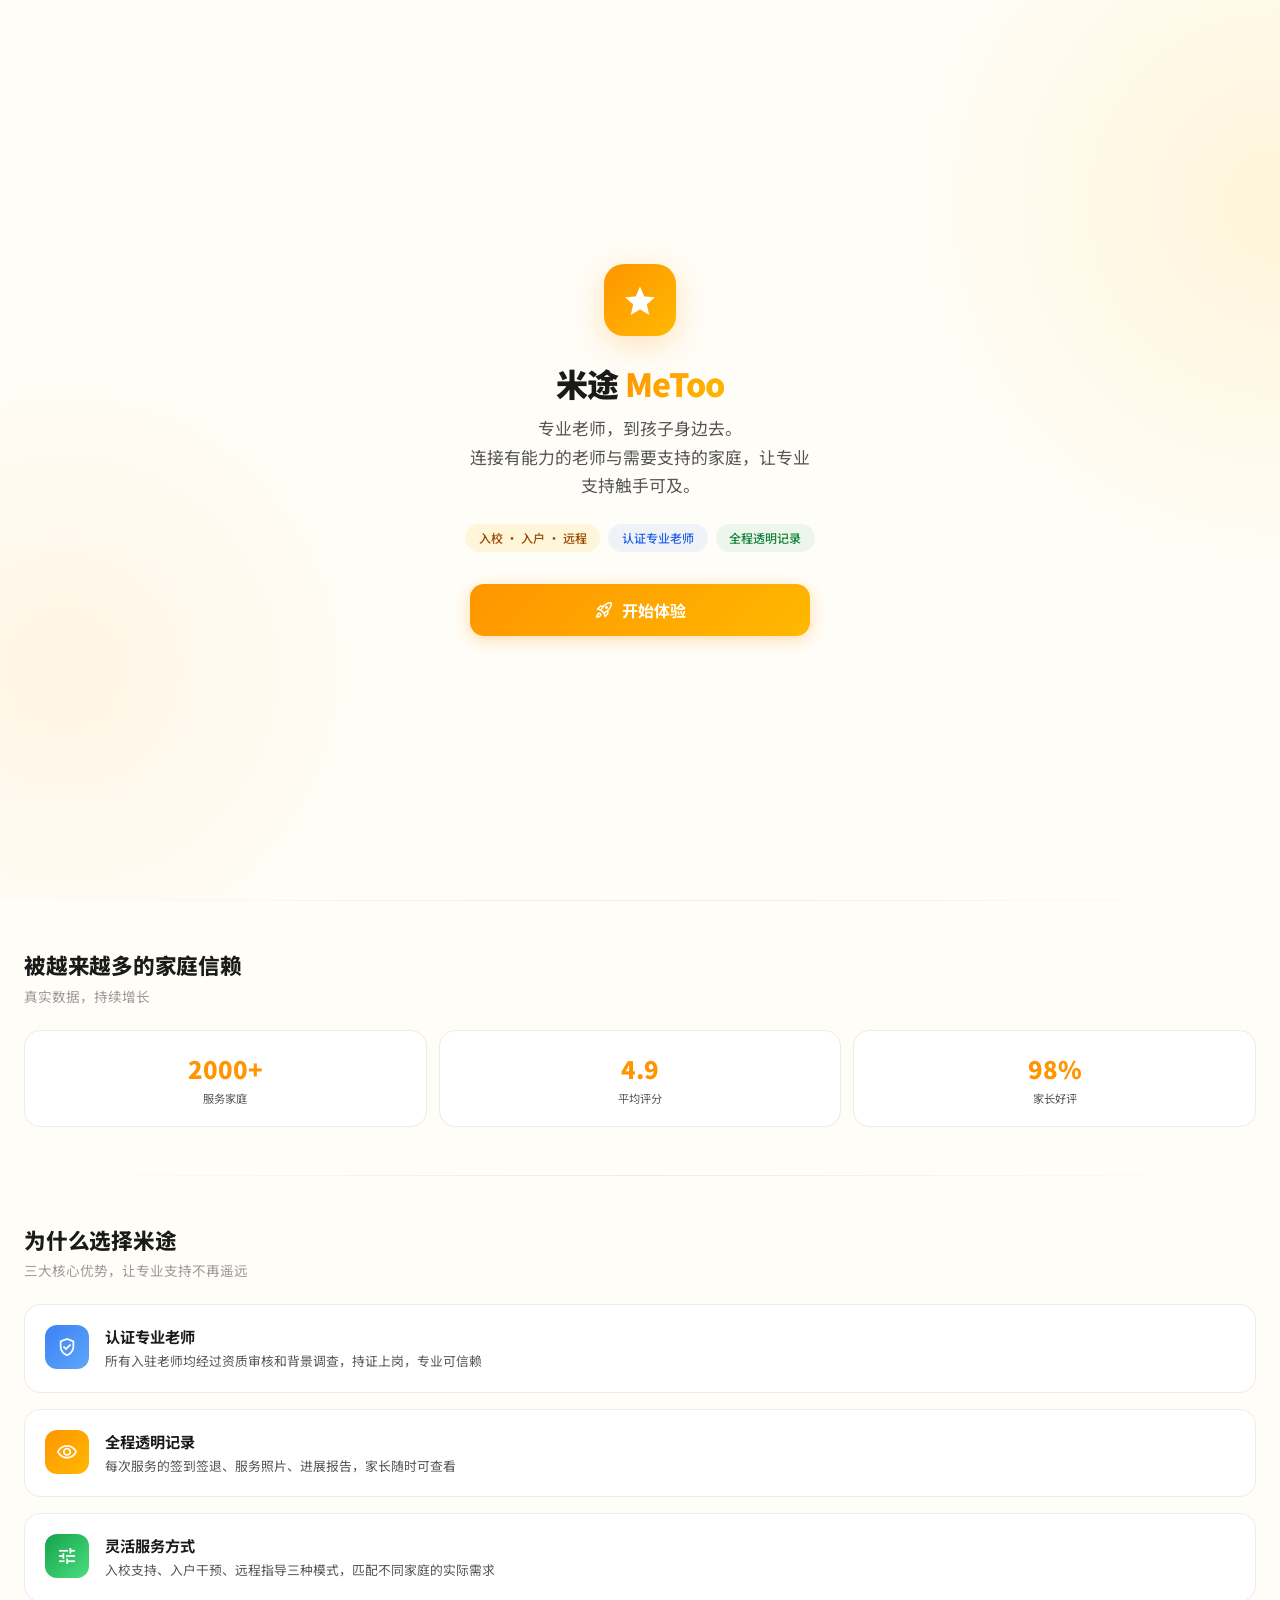
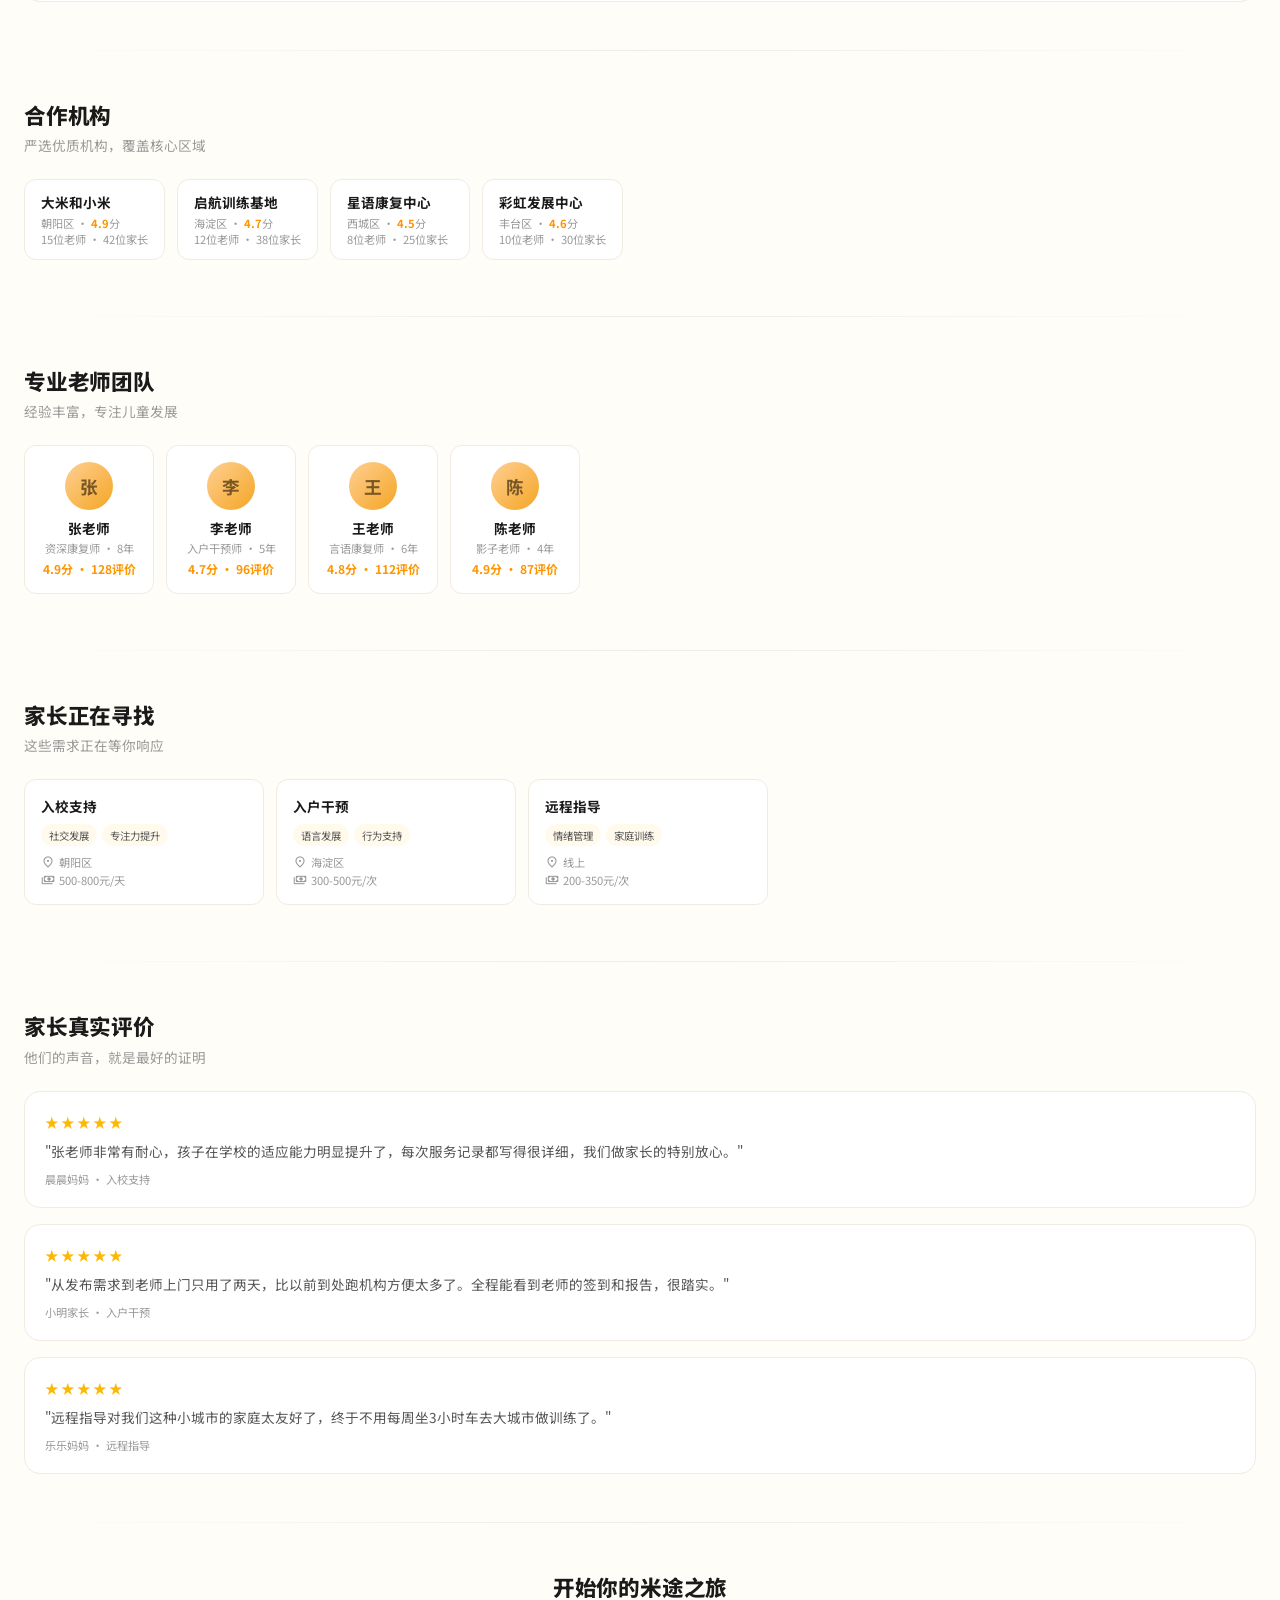
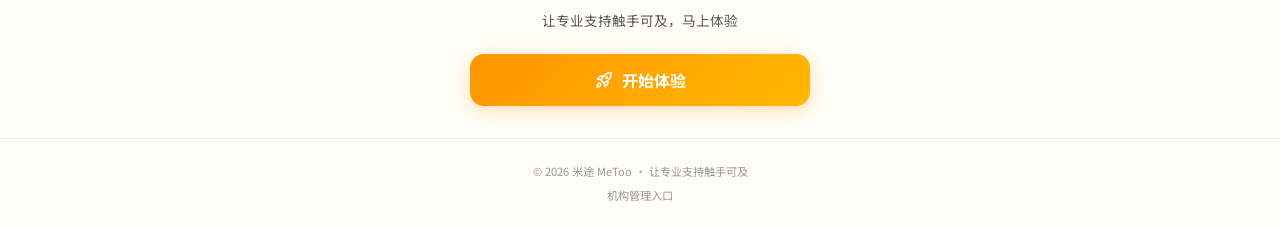
<file: index.html>
<!DOCTYPE html>
<html lang="zh-CN">
<head>
<meta charset="UTF-8">
<meta name="viewport" content="width=device-width,initial-scale=1,maximum-scale=1,user-scalable=no">
<title>米途 MeToo — 专业老师，到孩子身边去</title>
<meta name="description" content="米途连接专业特殊教育老师与需要支持的家庭，提供入校、入户、远程服务，全程透明记录。">
<link rel="preconnect" href="https://fonts.googleapis.com">
<link href="https://fonts.googleapis.com/css2?family=Noto+Sans+SC:wght@400;500;700;900&display=swap" rel="stylesheet">
<link href="https://fonts.googleapis.com/css2?family=Material+Symbols+Outlined:opsz,wght,FILL,GRAD@24,400,0,0&display=swap" rel="stylesheet">
<style>
*,*::before,*::after{box-sizing:border-box;margin:0;padding:0}
:root{
  --primary:#FFB800;--primary-deep:#FF9500;
  --text:#1A1A1A;--text2:#555;--text3:#999;
  --bg:#FFFDF7;--card:#fff;--border:#f0ebe3;
  --blue:#3B82F6;--green:#16A34A;--purple:#7B61FF;
}
html{font-size:16px;scroll-behavior:smooth}
body{font-family:'Noto Sans SC',system-ui,-apple-system,sans-serif;background:var(--bg);color:var(--text);-webkit-font-smoothing:antialiased;overflow-x:hidden}
img{max-width:100%;display:block}
a{text-decoration:none;color:inherit}
button{border:none;cursor:pointer;font:inherit}

.hero{min-height:100vh;display:flex;flex-direction:column;justify-content:center;align-items:center;text-align:center;padding:2rem 1.5rem;position:relative;overflow:hidden}
.hero::before{content:'';position:absolute;top:-20%;right:-30%;width:60vw;height:60vw;border-radius:50%;background:radial-gradient(circle,rgba(255,184,0,.12),transparent 70%);pointer-events:none}
.hero::after{content:'';position:absolute;bottom:-10%;left:-20%;width:50vw;height:50vw;border-radius:50%;background:radial-gradient(circle,rgba(255,149,0,.08),transparent 70%);pointer-events:none}
.hero-logo{width:72px;height:72px;border-radius:20px;background:linear-gradient(135deg,var(--primary-deep),var(--primary));display:flex;align-items:center;justify-content:center;box-shadow:0 8px 32px rgba(255,149,0,.25);margin-bottom:1.5rem;position:relative;z-index:1}
.hero-logo .material-symbols-outlined{font-size:36px;color:#fff;fill:1}
.hero h1{font-size:2rem;font-weight:900;letter-spacing:-.02em;margin-bottom:.5rem;position:relative;z-index:1}
.hero h1 span{background:linear-gradient(135deg,var(--primary-deep),var(--primary));-webkit-background-clip:text;-webkit-text-fill-color:transparent;background-clip:text}
.hero .tagline{font-size:1.05rem;color:var(--text2);line-height:1.7;margin-bottom:1.5rem;max-width:340px;position:relative;z-index:1}
.hero .tags{display:flex;flex-wrap:wrap;gap:.5rem;justify-content:center;margin-bottom:2rem;position:relative;z-index:1}
.hero .tag{font-size:.75rem;font-weight:500;padding:.35rem .85rem;border-radius:100px}
.hero .tag.t1{background:rgba(255,184,0,.12);color:#9a4800}
.hero .tag.t2{background:rgba(59,130,246,.08);color:#2563eb}
.hero .tag.t3{background:rgba(22,163,74,.08);color:#15803d}
.hero-cta{display:flex;flex-direction:column;gap:.75rem;width:100%;max-width:340px;position:relative;z-index:1}
.btn-primary{display:flex;align-items:center;justify-content:center;gap:.5rem;height:52px;border-radius:14px;background:linear-gradient(135deg,var(--primary-deep),var(--primary));color:#fff;font-weight:700;font-size:1rem;box-shadow:0 4px 16px rgba(255,149,0,.3);transition:transform .15s,box-shadow .15s}
.btn-primary:active{transform:scale(.97);box-shadow:0 2px 8px rgba(255,149,0,.2)}
.btn-secondary{display:flex;align-items:center;justify-content:center;gap:.5rem;height:52px;border-radius:14px;background:#fff;color:var(--text);font-weight:700;font-size:1rem;border:2px solid var(--border);transition:transform .15s}
.btn-secondary:active{transform:scale(.97)}

section{padding:3rem 1.5rem}
section h2{font-size:1.35rem;font-weight:800;margin-bottom:.35rem;letter-spacing:-.01em}
section .subtitle{font-size:.85rem;color:var(--text3);margin-bottom:1.5rem}

.stats{display:grid;grid-template-columns:repeat(3,1fr);gap:.75rem}
.stat-card{background:var(--card);border:1px solid var(--border);border-radius:16px;padding:1.25rem .75rem;text-align:center}
.stat-card .num{font-size:1.5rem;font-weight:900;color:var(--primary-deep)}
.stat-card .label{font-size:.7rem;color:var(--text2);margin-top:.25rem}

.features{display:grid;gap:1rem}
.feature-card{background:var(--card);border:1px solid var(--border);border-radius:16px;padding:1.25rem;display:flex;align-items:flex-start;gap:1rem}
.feature-card .icon-box{width:44px;height:44px;border-radius:12px;display:flex;align-items:center;justify-content:center;flex-shrink:0}
.feature-card .icon-box .material-symbols-outlined{font-size:22px;color:#fff}
.feature-card h3{font-size:.95rem;font-weight:700;margin-bottom:.25rem}
.feature-card p{font-size:.8rem;color:var(--text2);line-height:1.6}

.orgs-scroll{display:flex;gap:.75rem;overflow-x:auto;padding-bottom:.5rem;-ms-overflow-style:none;scrollbar-width:none}
.orgs-scroll::-webkit-scrollbar{display:none}
.org-chip{flex-shrink:0;background:var(--card);border:1px solid var(--border);border-radius:12px;padding:.75rem 1rem;min-width:140px}
.org-chip .name{font-size:.85rem;font-weight:700;margin-bottom:.15rem;white-space:nowrap}
.org-chip .meta{font-size:.7rem;color:var(--text3)}
.org-chip .score{color:var(--primary-deep);font-weight:700}

.demands-scroll{display:flex;gap:.75rem;overflow-x:auto;padding-bottom:.5rem;-ms-overflow-style:none;scrollbar-width:none}
.demands-scroll::-webkit-scrollbar{display:none}
.demand-card{flex-shrink:0;background:var(--card);border:1px solid var(--border);border-radius:12px;padding:1rem;min-width:240px}
.demand-card .type{font-size:.85rem;font-weight:700;margin-bottom:.5rem}
.demand-card .needs{display:flex;flex-wrap:wrap;gap:.3rem;margin-bottom:.5rem}
.demand-card .need-tag{font-size:.65rem;padding:.2rem .5rem;border-radius:100px;background:rgba(255,184,0,.08);color:var(--text2)}
.demand-card .info{font-size:.7rem;color:var(--text3);display:flex;align-items:center;gap:.25rem}

.reviews{display:flex;flex-direction:column;gap:1rem}
.review-card{background:var(--card);border:1px solid var(--border);border-radius:16px;padding:1.25rem}
.review-card .stars{color:var(--primary);font-size:.85rem;margin-bottom:.5rem;letter-spacing:2px}
.review-card .content{font-size:.85rem;color:var(--text2);line-height:1.7;margin-bottom:.5rem}
.review-card .author{font-size:.7rem;color:var(--text3)}

.teachers-row{display:flex;gap:.75rem;overflow-x:auto;padding-bottom:.5rem;-ms-overflow-style:none;scrollbar-width:none}
.teachers-row::-webkit-scrollbar{display:none}
.teacher-chip{flex-shrink:0;background:var(--card);border:1px solid var(--border);border-radius:12px;padding:1rem;min-width:130px;text-align:center}
.teacher-chip .avatar{width:48px;height:48px;border-radius:50%;background:linear-gradient(135deg,#fecf94,#f5a623);color:#785727;font-weight:700;font-size:1.1rem;display:flex;align-items:center;justify-content:center;margin:0 auto .5rem}
.teacher-chip .name{font-size:.85rem;font-weight:700;margin-bottom:.1rem}
.teacher-chip .title{font-size:.7rem;color:var(--text3)}
.teacher-chip .score{font-size:.75rem;color:var(--primary-deep);font-weight:700;margin-top:.25rem}

.cta-bottom{padding:3rem 1.5rem 2rem;text-align:center}
.cta-bottom h2{font-size:1.35rem;font-weight:800;margin-bottom:.5rem}
.cta-bottom p{font-size:.85rem;color:var(--text2);margin-bottom:1.5rem}
.cta-bottom .btns{display:flex;flex-direction:column;gap:.75rem;max-width:340px;margin:0 auto}

footer{text-align:center;padding:1.5rem;font-size:.7rem;color:var(--text3);border-top:1px solid var(--border)}
footer a{color:var(--primary-deep);font-weight:500}

.section-divider{height:1px;background:linear-gradient(to right,transparent,var(--border),transparent);margin:0 1.5rem}
</style>
</head>
<body>

<!-- ====== HERO ====== -->
<section class="hero">
  <div class="hero-logo">
    <span class="material-symbols-outlined" style="font-variation-settings:'FILL' 1">star</span>
  </div>
  <h1>米途 <span>MeToo</span></h1>
  <p class="tagline">专业老师，到孩子身边去。<br>连接有能力的老师与需要支持的家庭，让专业支持触手可及。</p>
  <div class="tags">
    <span class="tag t1">入校 · 入户 · 远程</span>
    <span class="tag t2">认证专业老师</span>
    <span class="tag t3">全程透明记录</span>
  </div>
  <div class="hero-cta">
    <a href="./mobile-demo/" class="btn-primary">
      <span class="material-symbols-outlined" style="font-size:20px">rocket_launch</span>
      开始体验
    </a>
  </div>
</section>

<div class="section-divider"></div>

<!-- ====== 数据亮点 ====== -->
<section>
  <h2>被越来越多的家庭信赖</h2>
  <p class="subtitle">真实数据，持续增长</p>
  <div class="stats">
    <div class="stat-card">
      <div class="num">2000+</div>
      <div class="label">服务家庭</div>
    </div>
    <div class="stat-card">
      <div class="num">4.9</div>
      <div class="label">平均评分</div>
    </div>
    <div class="stat-card">
      <div class="num">98%</div>
      <div class="label">家长好评</div>
    </div>
  </div>
</section>

<div class="section-divider"></div>

<!-- ====== 核心优势 ====== -->
<section>
  <h2>为什么选择米途</h2>
  <p class="subtitle">三大核心优势，让专业支持不再遥远</p>
  <div class="features">
    <div class="feature-card">
      <div class="icon-box" style="background:linear-gradient(135deg,#3B82F6,#60A5FA)">
        <span class="material-symbols-outlined">verified_user</span>
      </div>
      <div>
        <h3>认证专业老师</h3>
        <p>所有入驻老师均经过资质审核和背景调查，持证上岗，专业可信赖</p>
      </div>
    </div>
    <div class="feature-card">
      <div class="icon-box" style="background:linear-gradient(135deg,var(--primary-deep),var(--primary))">
        <span class="material-symbols-outlined">visibility</span>
      </div>
      <div>
        <h3>全程透明记录</h3>
        <p>每次服务的签到签退、服务照片、进展报告，家长随时可查看</p>
      </div>
    </div>
    <div class="feature-card">
      <div class="icon-box" style="background:linear-gradient(135deg,var(--green),#4ADE80)">
        <span class="material-symbols-outlined">tune</span>
      </div>
      <div>
        <h3>灵活服务方式</h3>
        <p>入校支持、入户干预、远程指导三种模式，匹配不同家庭的实际需求</p>
      </div>
    </div>
  </div>
</section>

<div class="section-divider"></div>

<!-- ====== 合作机构 ====== -->
<section>
  <h2>合作机构</h2>
  <p class="subtitle">严选优质机构，覆盖核心区域</p>
  <div class="orgs-scroll">
    <div class="org-chip">
      <div class="name">大米和小米</div>
      <div class="meta">朝阳区 · <span class="score">4.9</span>分</div>
      <div class="meta">15位老师 · 42位家长</div>
    </div>
    <div class="org-chip">
      <div class="name">启航训练基地</div>
      <div class="meta">海淀区 · <span class="score">4.7</span>分</div>
      <div class="meta">12位老师 · 38位家长</div>
    </div>
    <div class="org-chip">
      <div class="name">星语康复中心</div>
      <div class="meta">西城区 · <span class="score">4.5</span>分</div>
      <div class="meta">8位老师 · 25位家长</div>
    </div>
    <div class="org-chip">
      <div class="name">彩虹发展中心</div>
      <div class="meta">丰台区 · <span class="score">4.6</span>分</div>
      <div class="meta">10位老师 · 30位家长</div>
    </div>
  </div>
</section>

<div class="section-divider"></div>

<!-- ====== 专业老师 ====== -->
<section>
  <h2>专业老师团队</h2>
  <p class="subtitle">经验丰富，专注儿童发展</p>
  <div class="teachers-row">
    <div class="teacher-chip">
      <div class="avatar">张</div>
      <div class="name">张老师</div>
      <div class="title">资深康复师 · 8年</div>
      <div class="score">4.9分 · 128评价</div>
    </div>
    <div class="teacher-chip">
      <div class="avatar">李</div>
      <div class="name">李老师</div>
      <div class="title">入户干预师 · 5年</div>
      <div class="score">4.7分 · 96评价</div>
    </div>
    <div class="teacher-chip">
      <div class="avatar">王</div>
      <div class="name">王老师</div>
      <div class="title">言语康复师 · 6年</div>
      <div class="score">4.8分 · 112评价</div>
    </div>
    <div class="teacher-chip">
      <div class="avatar">陈</div>
      <div class="name">陈老师</div>
      <div class="title">影子老师 · 4年</div>
      <div class="score">4.9分 · 87评价</div>
    </div>
  </div>
</section>

<div class="section-divider"></div>

<!-- ====== 家长需求 ====== -->
<section>
  <h2>家长正在寻找</h2>
  <p class="subtitle">这些需求正在等你响应</p>
  <div class="demands-scroll">
    <div class="demand-card">
      <div class="type">入校支持</div>
      <div class="needs">
        <span class="need-tag">社交发展</span>
        <span class="need-tag">专注力提升</span>
      </div>
      <div class="info">
        <span class="material-symbols-outlined" style="font-size:14px">location_on</span> 朝阳区
      </div>
      <div class="info" style="margin-top:.15rem">
        <span class="material-symbols-outlined" style="font-size:14px">payments</span> 500-800元/天
      </div>
    </div>
    <div class="demand-card">
      <div class="type">入户干预</div>
      <div class="needs">
        <span class="need-tag">语言发展</span>
        <span class="need-tag">行为支持</span>
      </div>
      <div class="info">
        <span class="material-symbols-outlined" style="font-size:14px">location_on</span> 海淀区
      </div>
      <div class="info" style="margin-top:.15rem">
        <span class="material-symbols-outlined" style="font-size:14px">payments</span> 300-500元/次
      </div>
    </div>
    <div class="demand-card">
      <div class="type">远程指导</div>
      <div class="needs">
        <span class="need-tag">情绪管理</span>
        <span class="need-tag">家庭训练</span>
      </div>
      <div class="info">
        <span class="material-symbols-outlined" style="font-size:14px">location_on</span> 线上
      </div>
      <div class="info" style="margin-top:.15rem">
        <span class="material-symbols-outlined" style="font-size:14px">payments</span> 200-350元/次
      </div>
    </div>
  </div>
</section>

<div class="section-divider"></div>

<!-- ====== 家长评价 ====== -->
<section>
  <h2>家长真实评价</h2>
  <p class="subtitle">他们的声音，就是最好的证明</p>
  <div class="reviews">
    <div class="review-card">
      <div class="stars">&#9733;&#9733;&#9733;&#9733;&#9733;</div>
      <div class="content">"张老师非常有耐心，孩子在学校的适应能力明显提升了，每次服务记录都写得很详细，我们做家长的特别放心。"</div>
      <div class="author">晨晨妈妈 · 入校支持</div>
    </div>
    <div class="review-card">
      <div class="stars">&#9733;&#9733;&#9733;&#9733;&#9733;</div>
      <div class="content">"从发布需求到老师上门只用了两天，比以前到处跑机构方便太多了。全程能看到老师的签到和报告，很踏实。"</div>
      <div class="author">小明家长 · 入户干预</div>
    </div>
    <div class="review-card">
      <div class="stars">&#9733;&#9733;&#9733;&#9733;&#9733;</div>
      <div class="content">"远程指导对我们这种小城市的家庭太友好了，终于不用每周坐3小时车去大城市做训练了。"</div>
      <div class="author">乐乐妈妈 · 远程指导</div>
    </div>
  </div>
</section>

<div class="section-divider"></div>

<!-- ====== 底部 CTA ====== -->
<section class="cta-bottom">
  <h2>开始你的米途之旅</h2>
  <p>让专业支持触手可及，马上体验</p>
  <div class="btns">
    <a href="./mobile-demo/" class="btn-primary">
      <span class="material-symbols-outlined" style="font-size:20px">rocket_launch</span>
      开始体验
    </a>
  </div>
</section>

<footer>
  <p>&copy; 2026 米途 MeToo · 让专业支持触手可及</p>
  <p style="margin-top:.5rem"><a href="./admin-demo/" style="color:var(--text3);font-weight:400;font-size:.7rem">机构管理入口</a></p>
</footer>

</body>
</html>
</file>
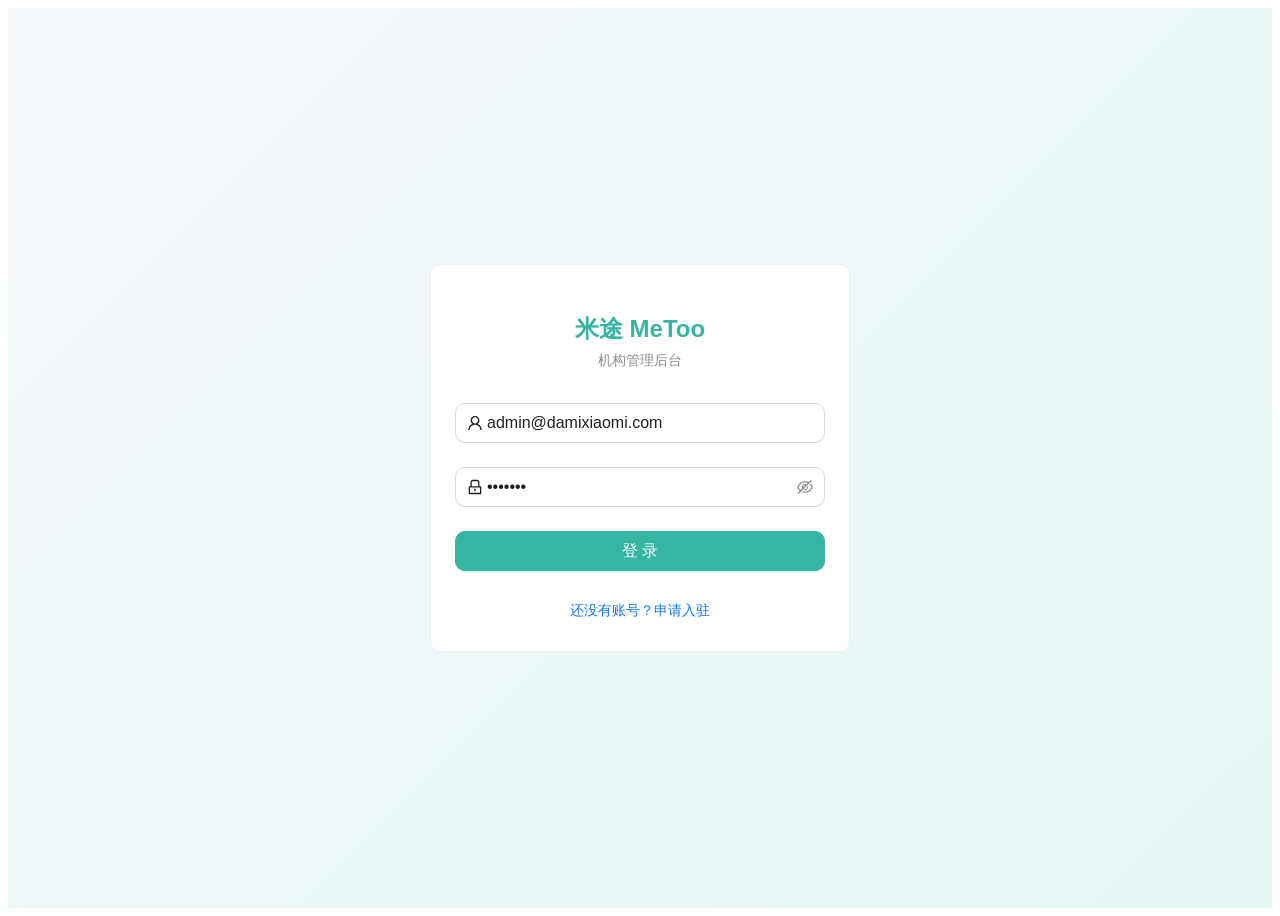
<file: admin-demo/index.html>
<!doctype html>
<html lang="en">
  <head>
    <meta charset="UTF-8" />
    <link rel="icon" type="image/svg+xml" href="./favicon.svg" />
    <meta name="viewport" content="width=device-width, initial-scale=1.0" />
    <title>admin-demo</title>
    <script type="module" crossorigin src="./assets/index-D9_7CBMq.js"></script>
  </head>
  <body>
    <div id="root"></div>
  </body>
</html>
</file>
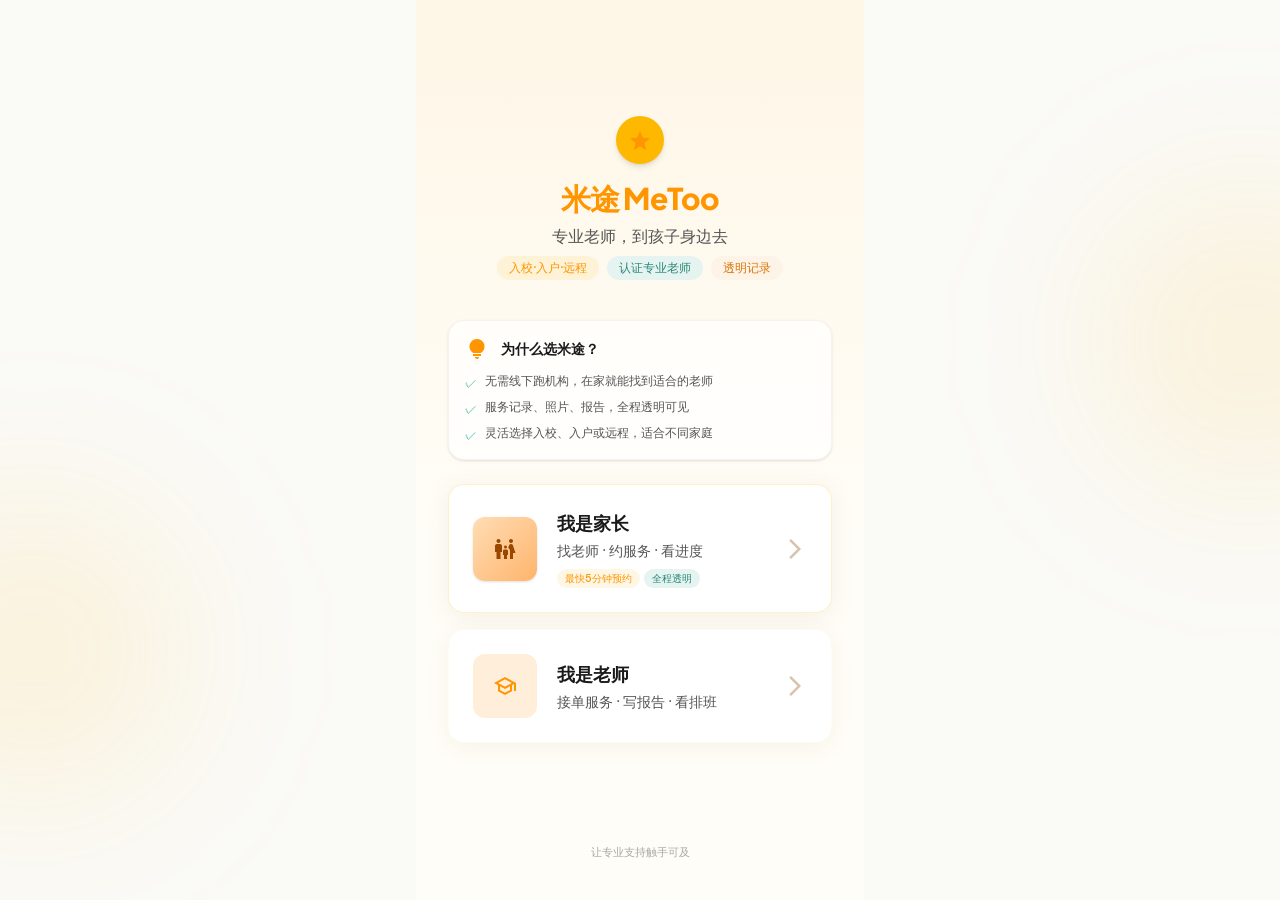
<file: mobile-demo/index.html>
<!doctype html>
<html lang="zh-CN">
  <head>
    <meta charset="UTF-8" />
    <meta name="viewport" content="width=device-width, initial-scale=1.0, viewport-fit=cover" />
    <title>米途 MeToo</title>
    <link href="https://fonts.googleapis.com/css2?family=Plus+Jakarta+Sans:wght@400;500;600;700;800&family=Be+Vietnam+Pro:wght@400;500;600&display=swap" rel="stylesheet" />
    <link href="https://fonts.googleapis.com/css2?family=Material+Symbols+Outlined:wght,FILL@100..700,0..1&display=block" rel="stylesheet" />
    <script type="module" crossorigin src="./assets/index-Bd3Xy3xM.js"></script>
    <link rel="stylesheet" crossorigin href="./assets/index-CpTFlTxd.css">
  </head>
  <body>
    <div id="root"></div>
  </body>
</html>
</file>
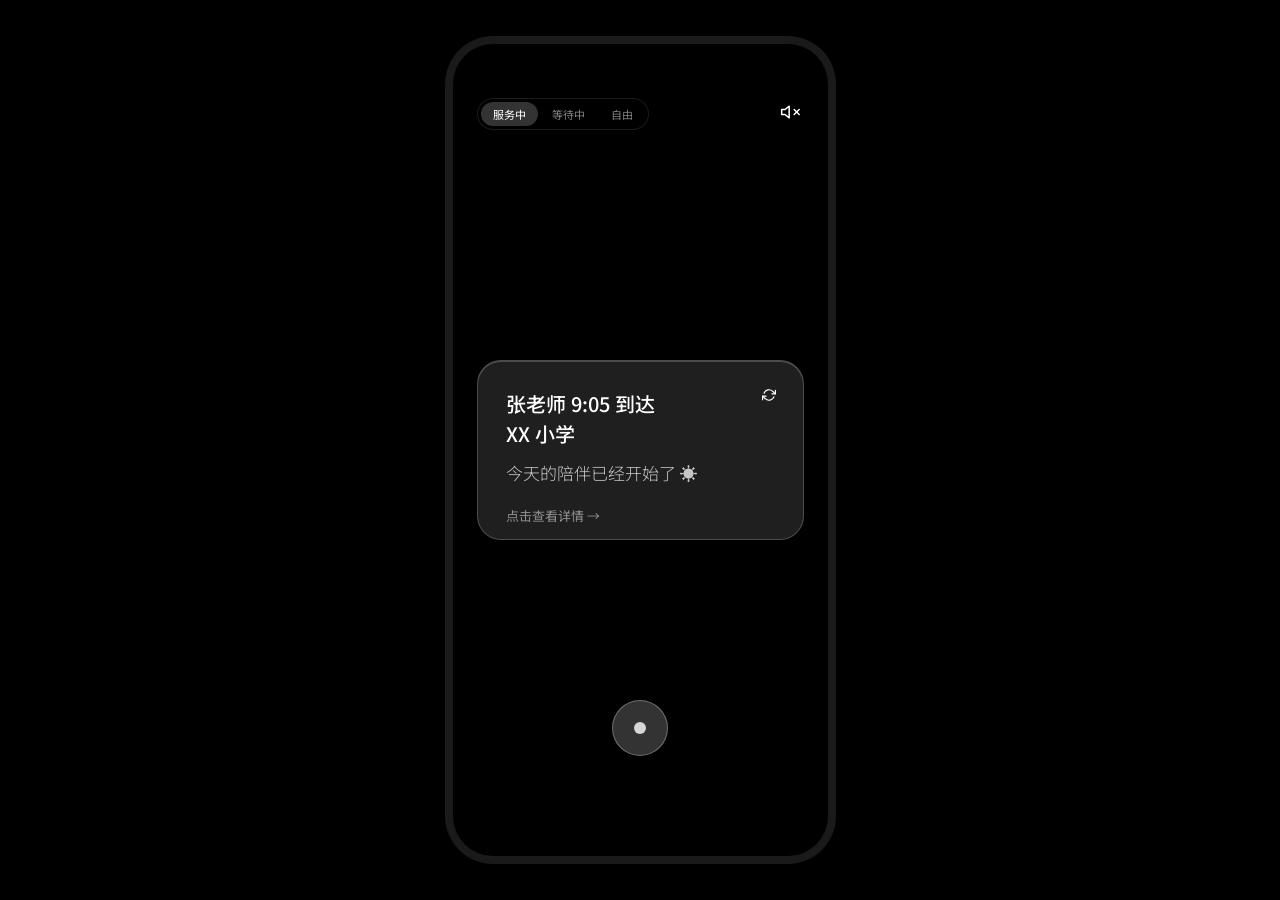
<file: mobile-demo/S1-wallpaper-home.html>
<!DOCTYPE html>
<html lang="zh-CN">
<head>
<meta charset="UTF-8">
<meta name="viewport" content="width=device-width, initial-scale=1.0, maximum-scale=1.0, user-scalable=no">
<title>S1 · 壁纸主页</title>
<style>
  @import url('https://fonts.googleapis.com/css2?family=Noto+Sans+SC:wght@300;400;500;600;700&display=swap');

  * { margin: 0; padding: 0; box-sizing: border-box; }

  body {
    font-family: 'Noto Sans SC', -apple-system, 'Microsoft YaHei', sans-serif;
    background: #000;
    display: flex;
    justify-content: center;
    align-items: center;
    min-height: 100vh;
  }

  .phone-frame {
    width: 375px;
    height: 812px;
    position: relative;
    overflow: hidden;
    border-radius: 40px;
    box-shadow: 0 0 0 8px #1a1a1a, 0 20px 60px rgba(0,0,0,0.5);
  }

  /* 全屏壁纸 */
  .wallpaper {
    position: absolute;
    inset: 0;
    background:
      linear-gradient(180deg, rgba(0,0,0,0.05) 0%, rgba(0,0,0,0.1) 50%, rgba(0,0,0,0.25) 100%),
      url('https://images.unsplash.com/photo-1441974231531-c6227db76b6e?w=800&q=80') center/cover;
    transition: opacity 0.6s ease;
  }
  .wallpaper.ocean {
    background:
      linear-gradient(180deg, rgba(0,0,0,0.05) 0%, rgba(0,0,0,0.1) 50%, rgba(0,0,0,0.25) 100%),
      url('https://images.unsplash.com/photo-1507525428034-b723cf961d3e?w=800&q=80') center/cover;
  }
  .wallpaper.room {
    background:
      linear-gradient(180deg, rgba(0,0,0,0.05) 0%, rgba(0,0,0,0.1) 50%, rgba(0,0,0,0.25) 100%),
      url('https://images.unsplash.com/photo-1513694203232-719a280e022f?w=800&q=80') center/cover;
  }

  /* 顶部：只有音频图标（无背景无边框） */
  .top-bar {
    position: absolute;
    top: 54px;
    right: 24px;
    z-index: 10;
  }

  .audio-btn {
    background: none;
    border: none;
    font-size: 22px;
    cursor: pointer;
    color: #fff;
    transition: opacity 0.2s;
    padding: 4px;
    display: flex;
    align-items: center;
    justify-content: center;
  }
  .audio-btn:hover { opacity: 0.7; }

  /* 主题切换（隐藏，长按壁纸触发） */
  .theme-panel {
    position: absolute;
    top: 50%;
    left: 50%;
    transform: translate(-50%, -50%) scale(0.9);
    display: flex;
    gap: 12px;
    background: rgba(0,0,0,0.5);
    backdrop-filter: blur(20px);
    -webkit-backdrop-filter: blur(20px);
    border-radius: 24px;
    padding: 16px 20px;
    border: 1px solid rgba(255,255,255,0.15);
    z-index: 30;
    opacity: 0;
    pointer-events: none;
    transition: all 0.3s cubic-bezier(0.4, 0, 0.2, 1);
  }
  .theme-panel.show {
    opacity: 1;
    pointer-events: auto;
    transform: translate(-50%, -50%) scale(1);
  }

  .theme-btn {
    width: 56px; height: 56px;
    border-radius: 16px;
    border: 2px solid transparent;
    background: rgba(255,255,255,0.1);
    font-size: 24px;
    cursor: pointer;
    transition: all 0.2s;
    display: flex;
    align-items: center;
    justify-content: center;
  }
  .theme-btn.active {
    border-color: rgba(255,255,255,0.6);
    background: rgba(255,255,255,0.2);
  }
  .theme-btn:hover { background: rgba(255,255,255,0.2); }

  /* Demo 状态切换 */
  .demo-switcher {
    position: absolute;
    top: 54px;
    left: 24px;
    display: flex;
    gap: 2px;
    background: rgba(0,0,0,0.2);
    backdrop-filter: blur(8px);
    -webkit-backdrop-filter: blur(8px);
    border-radius: 16px;
    padding: 3px;
    z-index: 10;
    border: 1px solid rgba(255,255,255,0.1);
  }
  .demo-tab {
    padding: 4px 12px;
    border-radius: 13px;
    border: none;
    background: transparent;
    color: rgba(255,255,255,0.5);
    font-size: 11px;
    cursor: pointer;
    transition: all 0.2s;
    font-family: inherit;
  }
  .demo-tab.active {
    background: rgba(255,255,255,0.2);
    color: #fff;
  }

  /* 毛玻璃文案卡片 — 垂直居中 */
  .card-container {
    position: absolute;
    top: 50%;
    left: 24px;
    right: 24px;
    transform: translateY(-50%);
    z-index: 10;
    perspective: 800px;
  }

  .card-flipper {
    position: relative;
    width: 100%;
    min-height: 180px;
    transition: transform 0.5s cubic-bezier(0.4, 0, 0.2, 1);
    transform-style: preserve-3d;
  }
  .card-flipper.flipped { transform: rotateY(180deg); }

  .card-front, .card-back {
    position: absolute;
    inset: 0;
    backface-visibility: hidden;
    -webkit-backface-visibility: hidden;
    border-radius: 24px;
    padding: 28px;
    background: rgba(255,255,255,0.12);
    backdrop-filter: blur(24px) saturate(1.2);
    -webkit-backdrop-filter: blur(24px) saturate(1.2);
    border: 1px solid rgba(255,255,255,0.2);
    box-shadow:
      0 8px 32px rgba(0,0,0,0.12),
      inset 0 1px 0 rgba(255,255,255,0.2);
  }
  .card-back { transform: rotateY(180deg); }

  .flip-btn {
    position: absolute;
    top: 18px;
    right: 18px;
    width: 32px; height: 32px;
    border-radius: 50%;
    border: none;
    background: none;
    color: #fff;
    font-size: 14px;
    cursor: pointer;
    transition: all 0.2s;
    display: flex;
    align-items: center;
    justify-content: center;
    padding: 0;
  }
  .flip-btn:hover {
    transform: rotate(180deg);
    opacity: 0.7;
  }

  .status-line {
    font-size: 20px;
    font-weight: 500;
    color: #fff;
    line-height: 1.5;
    margin-bottom: 10px;
  }

  .emotion-line {
    font-size: 17px;
    color: rgba(255,255,255,0.75);
    line-height: 1.6;
    font-weight: 300;
  }

  .card-link {
    font-size: 13px;
    color: rgba(255,255,255,0.5);
    margin-top: 20px;
    display: block;
  }

  .card-back-title {
    font-size: 14px;
    color: rgba(255,255,255,0.5);
    margin-bottom: 18px;
    display: flex;
    align-items: center;
    gap: 6px;
  }

  .card-back-quote {
    font-size: 17px;
    color: rgba(255,255,255,0.9);
    line-height: 1.8;
    font-weight: 300;
  }

  .card-back-source {
    font-size: 13px;
    color: rgba(255,255,255,0.4);
    margin-top: 18px;
  }

  /* 遮罩 */
  .dial-overlay {
    position: absolute;
    inset: 0;
    background: rgba(0,0,0,0.3);
    backdrop-filter: blur(4px);
    -webkit-backdrop-filter: blur(4px);
    z-index: 12;
    opacity: 0;
    pointer-events: none;
    transition: opacity 0.3s;
  }
  .dial-overlay.open { opacity: 1; pointer-events: auto; }

  /* 轮盘按钮 — 上移 */
  .dial-container {
    position: absolute;
    bottom: 100px;
    left: 50%;
    transform: translateX(-50%);
    z-index: 20;
  }

  .dial-btn {
    width: 56px; height: 56px;
    border-radius: 50%;
    border: 1.5px solid rgba(255,255,255,0.3);
    background: rgba(255,255,255,0.2);
    backdrop-filter: blur(16px);
    -webkit-backdrop-filter: blur(16px);
    box-shadow: 0 4px 20px rgba(0,0,0,0.15);
    cursor: pointer;
    transition: all 0.3s cubic-bezier(0.4, 0, 0.2, 1);
    display: flex;
    align-items: center;
    justify-content: center;
    position: relative;
  }
  .dial-btn:hover {
    transform: scale(1.08);
    background: rgba(255,255,255,0.28);
  }

  .dial-dot {
    width: 12px; height: 12px;
    border-radius: 50%;
    background: rgba(255,255,255,0.8);
    transition: all 0.3s;
  }

  /* 轮盘展开 — 圆弧环绕布局，锚定在 dial-container 内 */
  .dial-ring {
    position: absolute;
    bottom: 28px;
    left: 28px;
    width: 0; height: 0;
    z-index: 15;
    pointer-events: none;
  }
  .dial-ring.open { pointer-events: auto; }

  .dial-item {
    position: absolute;
    display: flex;
    flex-direction: column;
    align-items: center;
    gap: 5px;
    cursor: pointer;
    opacity: 0;
    transition: all 0.35s cubic-bezier(0.34, 1.56, 0.64, 1);
  }

  .dial-ring.open .dial-item { opacity: 1; }

  .dial-icon {
    width: 52px; height: 52px;
    border-radius: 50%;
    background: rgba(255,255,255,0.18);
    backdrop-filter: blur(12px);
    -webkit-backdrop-filter: blur(12px);
    border: 1px solid rgba(255,255,255,0.25);
    display: flex;
    align-items: center;
    justify-content: center;
    font-size: 22px;
    transition: all 0.2s;
  }
  .dial-item:hover .dial-icon {
    background: rgba(255,255,255,0.3);
    transform: scale(1.1);
  }

  .dial-label {
    font-size: 11px;
    color: rgba(255,255,255,0.8);
    white-space: nowrap;
  }

  /* 入场动画 */
  @keyframes fadeIn {
    from { opacity: 0; }
    to   { opacity: 1; }
  }
  @keyframes slideUp {
    from { opacity: 0; transform: translateY(20px) translateX(0); }
    to   { opacity: 1; transform: translateY(-50%); }
  }
  @keyframes bounce {
    0%, 100% { transform: translateX(-50%) scale(1); }
    50% { transform: translateX(-50%) scale(1.15); }
  }

  .wallpaper { animation: fadeIn 0.6s ease-out; }
  .card-container {
    opacity: 0;
    animation: slideUp 0.5s ease-out 0.4s forwards;
  }
  .dial-container { animation: bounce 0.4s ease-out 1s both; }
</style>
</head>
<body>

<div class="phone-frame">
  <div class="wallpaper" id="wallpaper"
       onmousedown="startLongPress()" onmouseup="endLongPress()" onmouseleave="endLongPress()"
       ontouchstart="startLongPress()" ontouchend="endLongPress()"></div>

  <!-- 顶部：只有音频图标 -->
  <div class="top-bar">
    <button class="audio-btn" onclick="toggleAudio(this)" title="白噪音" id="audioBtn">
      <svg width="20" height="20" viewBox="0 0 24 24" fill="none" stroke="currentColor" stroke-width="1.8" stroke-linecap="round" stroke-linejoin="round"><polygon points="11 5 6 9 2 9 2 15 6 15 11 19 11 5"/><line x1="23" y1="9" x2="17" y2="15"/><line x1="17" y1="9" x2="23" y2="15"/></svg>
    </button>
  </div>

  <!-- 隐藏的主题切换面板（长按壁纸触发） -->
  <div class="theme-panel" id="themePanel">
    <button class="theme-btn active" onclick="switchTheme('forest', this)">🌲</button>
    <button class="theme-btn" onclick="switchTheme('ocean', this)">🌊</button>
    <button class="theme-btn" onclick="switchTheme('room', this)">🏠</button>
  </div>

  <!-- Demo 状态切换 -->
  <div class="demo-switcher">
    <button class="demo-tab active" onclick="switchState('service', this)">服务中</button>
    <button class="demo-tab" onclick="switchState('waiting', this)">等待中</button>
    <button class="demo-tab" onclick="switchState('free', this)">自由</button>
  </div>

  <!-- 遮罩 -->
  <div class="dial-overlay" id="dialOverlay" onclick="toggleDial()"></div>

  <!-- 毛玻璃文案卡片（垂直居中） -->
  <div class="card-container">
    <div class="card-flipper" id="cardFlipper">
      <div class="card-front">
        <button class="flip-btn" onclick="flipCard()" title="翻转"><svg width="14" height="14" viewBox="0 0 24 24" fill="none" stroke="currentColor" stroke-width="2" stroke-linecap="round" stroke-linejoin="round"><polyline points="23 4 23 10 17 10"/><polyline points="1 20 1 14 7 14"/><path d="M3.51 9a9 9 0 0 1 14.85-3.36L23 10M1 14l4.64 4.36A9 9 0 0 0 20.49 15"/></svg></button>
        <div class="status-line" id="statusLine">张老师 9:05 到达<br>XX 小学</div>
        <div class="emotion-line" id="emotionLine">今天的陪伴已经开始了 ☀️</div>
        <span class="card-link" id="cardLink">点击查看详情 →</span>
      </div>
      <div class="card-back">
        <button class="flip-btn" onclick="flipCard()" title="翻回"><svg width="14" height="14" viewBox="0 0 24 24" fill="none" stroke="currentColor" stroke-width="2" stroke-linecap="round" stroke-linejoin="round"><polyline points="23 4 23 10 17 10"/><polyline points="1 20 1 14 7 14"/><path d="M3.51 9a9 9 0 0 1 14.85-3.36L23 10M1 14l4.64 4.36A9 9 0 0 0 20.49 15"/></svg></button>
        <div class="card-back-title">📖 今日育儿一课</div>
        <div class="card-back-quote">「当孩子说'我不要'的时候，他其实在说'我需要你理解我'。」</div>
        <div class="card-back-source">——《非暴力沟通》</div>
      </div>
    </div>
  </div>

  <!-- 轮盘按钮 + 环形菜单（同一容器，确保圆心对齐） -->
  <div class="dial-container">
    <div class="dial-ring" id="dialRing">
      <div class="dial-item" id="dialReport">
        <div class="dial-icon"><svg width="22" height="22" viewBox="0 0 24 24" fill="none" stroke="rgba(255,255,255,0.85)" stroke-width="1.8" stroke-linecap="round" stroke-linejoin="round"><path d="M14 2H6a2 2 0 0 0-2 2v16a2 2 0 0 0 2 2h12a2 2 0 0 0 2-2V8z"/><polyline points="14 2 14 8 20 8"/><line x1="16" y1="13" x2="8" y2="13"/><line x1="16" y1="17" x2="8" y2="17"/><polyline points="10 9 9 9 8 9"/></svg></div>
        <div class="dial-label">看报告</div>
      </div>
      <div class="dial-item" id="dialProgress">
        <div class="dial-icon"><svg width="22" height="22" viewBox="0 0 24 24" fill="none" stroke="rgba(255,255,255,0.85)" stroke-width="1.8" stroke-linecap="round" stroke-linejoin="round"><rect x="3" y="4" width="18" height="18" rx="2" ry="2"/><line x1="16" y1="2" x2="16" y2="6"/><line x1="8" y1="2" x2="8" y2="6"/><line x1="3" y1="10" x2="21" y2="10"/><line x1="10" y1="14" x2="14" y2="14"/></svg></div>
        <div class="dial-label">看进展</div>
      </div>
      <div class="dial-item" id="dialOrgs">
        <div class="dial-icon"><svg width="22" height="22" viewBox="0 0 24 24" fill="none" stroke="rgba(255,255,255,0.85)" stroke-width="1.8" stroke-linecap="round" stroke-linejoin="round"><circle cx="11" cy="11" r="8"/><line x1="21" y1="21" x2="16.65" y2="16.65"/><line x1="8" y1="11" x2="14" y2="11"/><line x1="11" y1="8" x2="11" y2="14"/></svg></div>
        <div class="dial-label">看机构</div>
      </div>
      <div class="dial-item" id="dialProfile">
        <div class="dial-icon"><svg width="22" height="22" viewBox="0 0 24 24" fill="none" stroke="rgba(255,255,255,0.85)" stroke-width="1.8" stroke-linecap="round" stroke-linejoin="round"><path d="M20 21v-2a4 4 0 0 0-4-4H8a4 4 0 0 0-4 4v2"/><circle cx="12" cy="7" r="4"/></svg></div>
        <div class="dial-label">个人中心</div>
      </div>
    </div>
    <button class="dial-btn" id="dialBtn" onclick="toggleDial()">
      <div class="dial-dot"></div>
    </button>
  </div>
</div>

<script>
  // 长按壁纸显示主题切换
  let longPressTimer = null;
  function startLongPress() {
    longPressTimer = setTimeout(() => {
      document.getElementById('themePanel').classList.add('show');
    }, 500);
  }
  function endLongPress() {
    clearTimeout(longPressTimer);
  }
  // 点击面板外关闭
  document.addEventListener('click', (e) => {
    const panel = document.getElementById('themePanel');
    if (panel.classList.contains('show') && !panel.contains(e.target)) {
      panel.classList.remove('show');
    }
  });

  function switchTheme(theme, btn) {
    const wp = document.getElementById('wallpaper');
    wp.className = 'wallpaper' + (theme !== 'forest' ? ' ' + theme : '');
    document.querySelectorAll('.theme-btn').forEach(b => b.classList.remove('active'));
    btn.classList.add('active');
    setTimeout(() => document.getElementById('themePanel').classList.remove('show'), 300);
  }

  let audioOn = false;
  function toggleAudio(btn) {
    audioOn = !audioOn;
    btn.innerHTML = audioOn
      ? '<svg width="20" height="20" viewBox="0 0 24 24" fill="none" stroke="currentColor" stroke-width="1.8" stroke-linecap="round" stroke-linejoin="round"><polygon points="11 5 6 9 2 9 2 15 6 15 11 19 11 5"/><path d="M19.07 4.93a10 10 0 0 1 0 14.14"/><path d="M15.54 8.46a5 5 0 0 1 0 7.07"/></svg>'
      : '<svg width="20" height="20" viewBox="0 0 24 24" fill="none" stroke="currentColor" stroke-width="1.8" stroke-linecap="round" stroke-linejoin="round"><polygon points="11 5 6 9 2 9 2 15 6 15 11 19 11 5"/><line x1="23" y1="9" x2="17" y2="15"/><line x1="17" y1="9" x2="23" y2="15"/></svg>';
  }

  function flipCard() {
    document.getElementById('cardFlipper').classList.toggle('flipped');
  }

  // 轮盘 — 圆弧环绕展开
  let dialOpen = false;
  function toggleDial() {
    dialOpen = !dialOpen;
    const ring = document.getElementById('dialRing');
    const overlay = document.getElementById('dialOverlay');

    if (dialOpen) positionDialItems();
    ring.classList.toggle('open', dialOpen);
    overlay.classList.toggle('open', dialOpen);
  }

  function positionDialItems() {
    const items = document.querySelectorAll('#dialRing .dial-item');
    const visibleItems = Array.from(items).filter(i => i.style.display !== 'none');
    const count = visibleItems.length;
    const radius = 110; // 圆弧半径
    const itemSize = 52; // 图标尺寸

    // 上半圆弧：从左到右均匀分布
    // 2个按钮：-135°, -45°（左上、右上）
    // 4个按钮：-150°, -110°, -70°, -30°
    let angles;
    if (count === 2) {
      angles = [-135, -45];
    } else if (count === 3) {
      angles = [-150, -90, -30];
    } else {
      angles = [-155, -115, -65, -25];
    }

    visibleItems.forEach((item, i) => {
      const rad = (angles[i] * Math.PI) / 180;
      const x = Math.cos(rad) * radius;
      const y = Math.sin(rad) * radius;
      // 相对于 dial-ring 锚点（轮盘按钮中心）
      item.style.left = (x - itemSize / 2) + 'px';
      item.style.bottom = (-y - itemSize / 2) + 'px';
      item.style.transitionDelay = (i * 0.04) + 's';
    });
  }

  // 状态切换
  const states = {
    service: {
      status: '张老师 9:05 到达<br>XX 小学',
      emotion: '今天的陪伴已经开始了 ☀️',
      link: '点击查看详情 →',
      showStatus: true,
      fullDial: true
    },
    waiting: {
      status: '顾问正在了解你的需求',
      emotion: '慢慢来，一起来。',
      link: '',
      showStatus: true,
      fullDial: false
    },
    free: {
      status: '',
      emotion: '每一小步，都值得被看见。',
      link: '',
      showStatus: false,
      fullDial: false
    }
  };

  function switchState(state, btn) {
    const s = states[state];
    document.getElementById('statusLine').innerHTML = s.status;
    document.getElementById('statusLine').style.display = s.showStatus ? 'block' : 'none';
    document.getElementById('emotionLine').textContent = s.emotion;
    const linkEl = document.getElementById('cardLink');
    linkEl.textContent = s.link;
    linkEl.style.display = s.link ? 'block' : 'none';

    document.getElementById('dialReport').style.display = s.fullDial ? 'flex' : 'none';
    document.getElementById('dialProgress').style.display = s.fullDial ? 'flex' : 'none';

    document.querySelectorAll('.demo-tab').forEach(t => t.classList.remove('active'));
    btn.classList.add('active');

    // 关闭轮盘重新定位
    if (dialOpen) {
      dialOpen = false;
      document.getElementById('dialRing').classList.remove('open');
      document.getElementById('dialOverlay').classList.remove('open');
    }
  }
</script>

</body>
</html>
</file>
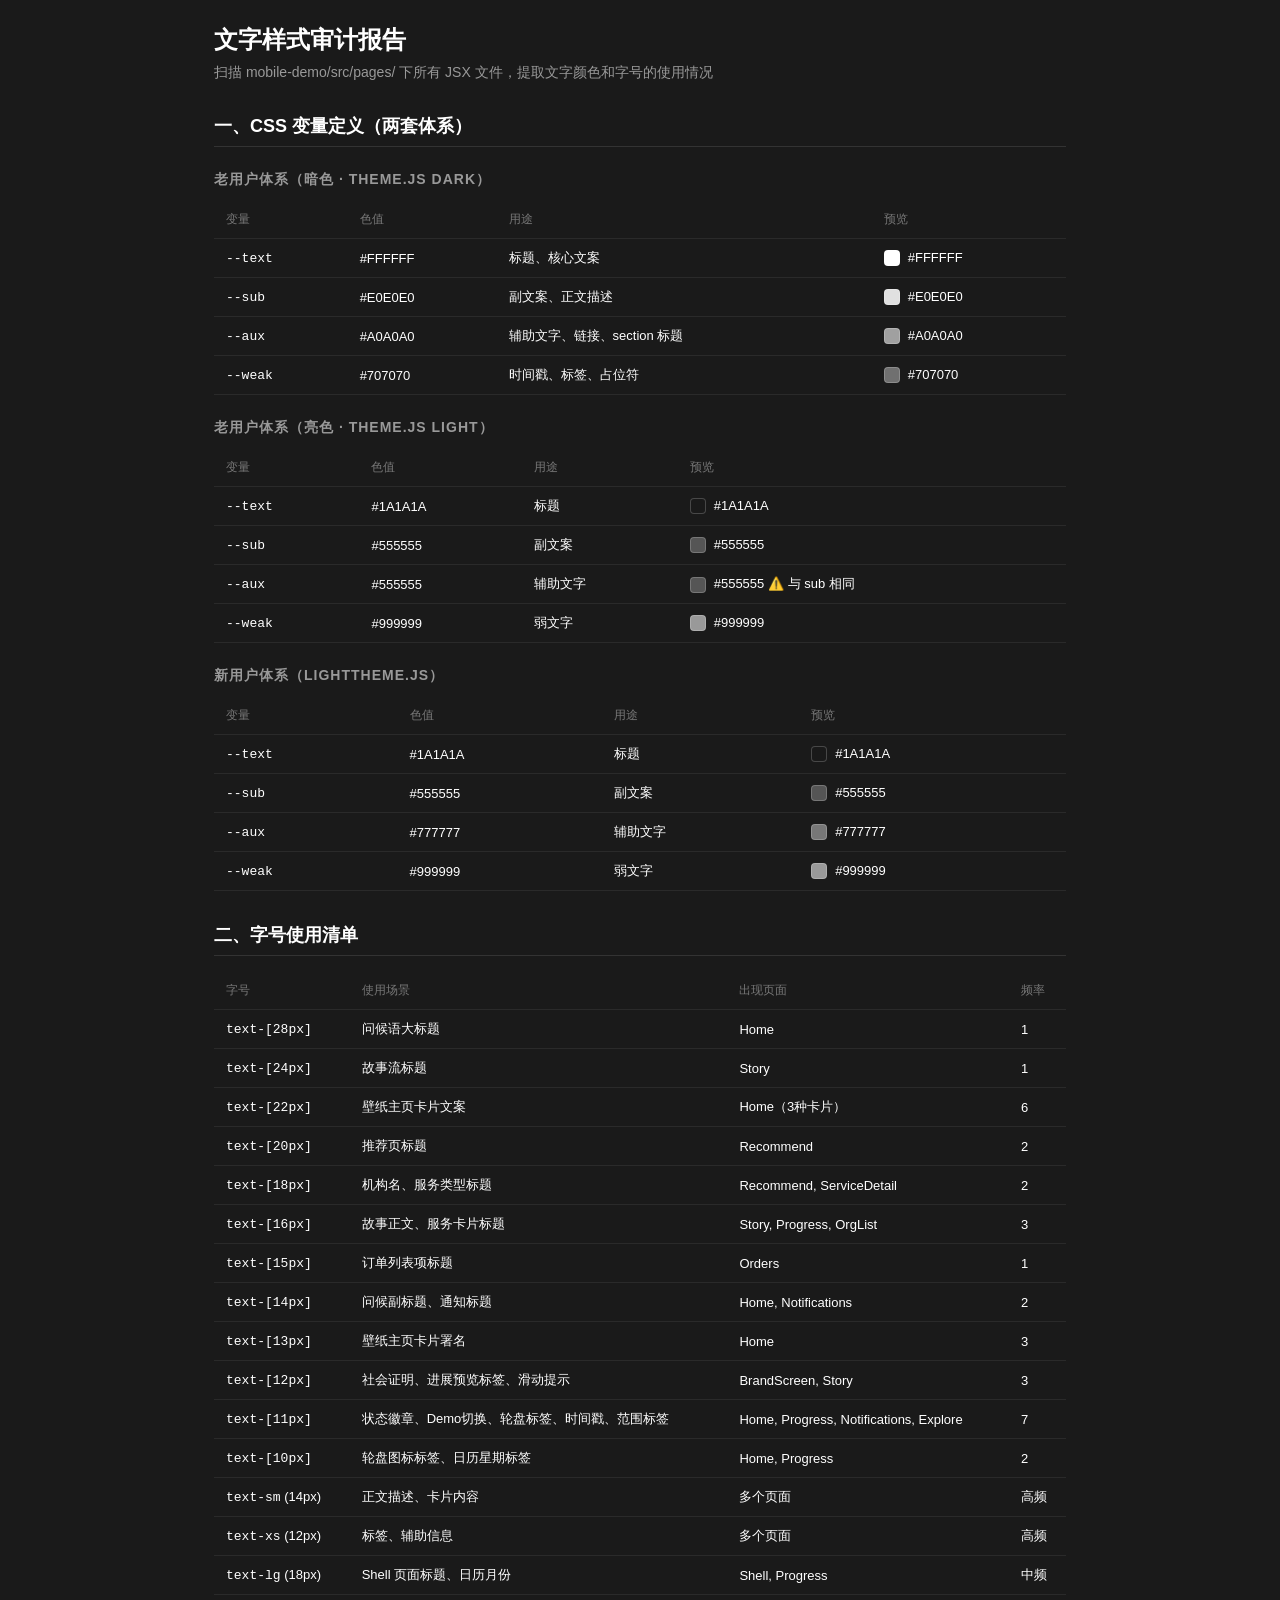
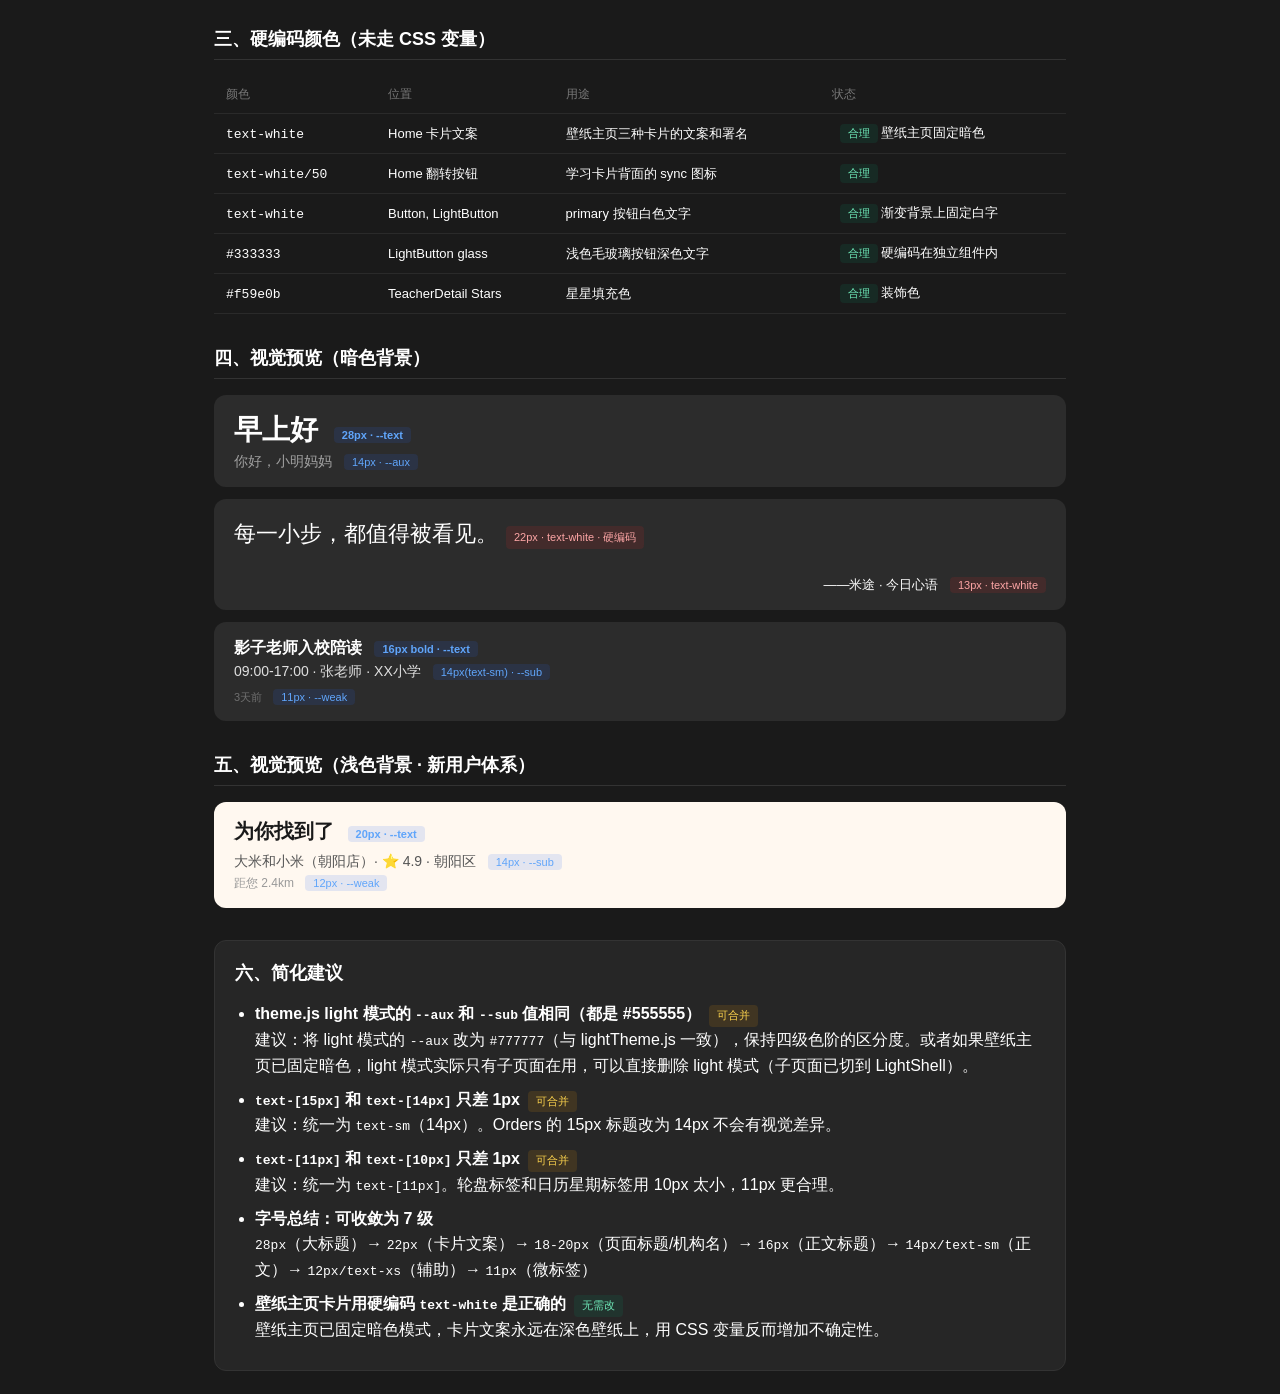
<file: mobile-demo/text-audit.html>
<!DOCTYPE html>
<html lang="zh-CN">
<head>
<meta charset="UTF-8">
<meta name="viewport" content="width=device-width, initial-scale=1.0">
<title>文字样式审计</title>
<style>
* { margin: 0; padding: 0; box-sizing: border-box; }
body { font-family: -apple-system, BlinkMacSystemFont, 'Segoe UI', sans-serif; background: #1a1a1a; color: #fff; padding: 24px; max-width: 900px; margin: 0 auto; }
h1 { font-size: 24px; margin-bottom: 8px; }
.subtitle { color: #999; font-size: 14px; margin-bottom: 32px; }
h2 { font-size: 18px; margin: 32px 0 16px; padding-bottom: 8px; border-bottom: 1px solid #333; }
h3 { font-size: 14px; color: #999; margin: 24px 0 12px; text-transform: uppercase; letter-spacing: 1px; }
table { width: 100%; border-collapse: collapse; margin-bottom: 24px; }
th, td { text-align: left; padding: 10px 12px; border-bottom: 1px solid #2a2a2a; }
th { color: #777; font-size: 12px; font-weight: 500; }
td { font-size: 13px; }
.color-swatch { display: inline-block; width: 16px; height: 16px; border-radius: 4px; vertical-align: middle; margin-right: 8px; border: 1px solid rgba(255,255,255,0.2); }
.sample { padding: 16px 20px; border-radius: 12px; margin: 8px 0; }
.sample-dark { background: rgba(255,255,255,0.08); }
.sample-light { background: #FFF8F0; }
.tag { display: inline-block; padding: 2px 8px; border-radius: 4px; font-size: 11px; margin-left: 8px; }
.tag-var { background: #2563eb20; color: #60a5fa; }
.tag-hard { background: #dc262620; color: #fca5a5; }
.tag-ok { background: #05966920; color: #6ee7b7; }
.tag-merge { background: #f59e0b20; color: #fcd34d; }
.verdict { margin-top: 32px; padding: 20px; border-radius: 12px; background: rgba(255,255,255,0.05); border: 1px solid #333; }
.verdict h2 { margin-top: 0; border: none; padding: 0; }
.verdict ul { padding-left: 20px; margin-top: 12px; }
.verdict li { margin-bottom: 8px; line-height: 1.6; }
</style>
</head>
<body>

<h1>文字样式审计报告</h1>
<p class="subtitle">扫描 mobile-demo/src/pages/ 下所有 JSX 文件，提取文字颜色和字号的使用情况</p>

<h2>一、CSS 变量定义（两套体系）</h2>

<h3>老用户体系（暗色 · theme.js dark）</h3>
<table>
<tr><th>变量</th><th>色值</th><th>用途</th><th>预览</th></tr>
<tr><td><code>--text</code></td><td>#FFFFFF</td><td>标题、核心文案</td><td><span class="color-swatch" style="background:#FFFFFF"></span>#FFFFFF</td></tr>
<tr><td><code>--sub</code></td><td>#E0E0E0</td><td>副文案、正文描述</td><td><span class="color-swatch" style="background:#E0E0E0"></span>#E0E0E0</td></tr>
<tr><td><code>--aux</code></td><td>#A0A0A0</td><td>辅助文字、链接、section 标题</td><td><span class="color-swatch" style="background:#A0A0A0"></span>#A0A0A0</td></tr>
<tr><td><code>--weak</code></td><td>#707070</td><td>时间戳、标签、占位符</td><td><span class="color-swatch" style="background:#707070"></span>#707070</td></tr>
</table>

<h3>老用户体系（亮色 · theme.js light）</h3>
<table>
<tr><th>变量</th><th>色值</th><th>用途</th><th>预览</th></tr>
<tr><td><code>--text</code></td><td>#1A1A1A</td><td>标题</td><td><span class="color-swatch" style="background:#1A1A1A"></span>#1A1A1A</td></tr>
<tr><td><code>--sub</code></td><td>#555555</td><td>副文案</td><td><span class="color-swatch" style="background:#555555"></span>#555555</td></tr>
<tr><td><code>--aux</code></td><td>#555555</td><td>辅助文字</td><td><span class="color-swatch" style="background:#555555"></span>#555555 ⚠️ 与 sub 相同</td></tr>
<tr><td><code>--weak</code></td><td>#999999</td><td>弱文字</td><td><span class="color-swatch" style="background:#999999"></span>#999999</td></tr>
</table>

<h3>新用户体系（lightTheme.js）</h3>
<table>
<tr><th>变量</th><th>色值</th><th>用途</th><th>预览</th></tr>
<tr><td><code>--text</code></td><td>#1A1A1A</td><td>标题</td><td><span class="color-swatch" style="background:#1A1A1A"></span>#1A1A1A</td></tr>
<tr><td><code>--sub</code></td><td>#555555</td><td>副文案</td><td><span class="color-swatch" style="background:#555555"></span>#555555</td></tr>
<tr><td><code>--aux</code></td><td>#777777</td><td>辅助文字</td><td><span class="color-swatch" style="background:#777777"></span>#777777</td></tr>
<tr><td><code>--weak</code></td><td>#999999</td><td>弱文字</td><td><span class="color-swatch" style="background:#999999"></span>#999999</td></tr>
</table>

<h2>二、字号使用清单</h2>

<table>
<tr><th>字号</th><th>使用场景</th><th>出现页面</th><th>频率</th></tr>
<tr><td><code>text-[28px]</code></td><td>问候语大标题</td><td>Home</td><td>1</td></tr>
<tr><td><code>text-[24px]</code></td><td>故事流标题</td><td>Story</td><td>1</td></tr>
<tr><td><code>text-[22px]</code></td><td>壁纸主页卡片文案</td><td>Home（3种卡片）</td><td>6</td></tr>
<tr><td><code>text-[20px]</code></td><td>推荐页标题</td><td>Recommend</td><td>2</td></tr>
<tr><td><code>text-[18px]</code></td><td>机构名、服务类型标题</td><td>Recommend, ServiceDetail</td><td>2</td></tr>
<tr><td><code>text-[16px]</code></td><td>故事正文、服务卡片标题</td><td>Story, Progress, OrgList</td><td>3</td></tr>
<tr><td><code>text-[15px]</code></td><td>订单列表项标题</td><td>Orders</td><td>1</td></tr>
<tr><td><code>text-[14px]</code></td><td>问候副标题、通知标题</td><td>Home, Notifications</td><td>2</td></tr>
<tr><td><code>text-[13px]</code></td><td>壁纸主页卡片署名</td><td>Home</td><td>3</td></tr>
<tr><td><code>text-[12px]</code></td><td>社会证明、进展预览标签、滑动提示</td><td>BrandScreen, Story</td><td>3</td></tr>
<tr><td><code>text-[11px]</code></td><td>状态徽章、Demo切换、轮盘标签、时间戳、范围标签</td><td>Home, Progress, Notifications, Explore</td><td>7</td></tr>
<tr><td><code>text-[10px]</code></td><td>轮盘图标标签、日历星期标签</td><td>Home, Progress</td><td>2</td></tr>
<tr><td><code>text-sm</code> (14px)</td><td>正文描述、卡片内容</td><td>多个页面</td><td>高频</td></tr>
<tr><td><code>text-xs</code> (12px)</td><td>标签、辅助信息</td><td>多个页面</td><td>高频</td></tr>
<tr><td><code>text-lg</code> (18px)</td><td>Shell 页面标题、日历月份</td><td>Shell, Progress</td><td>中频</td></tr>
</table>

<h2>三、硬编码颜色（未走 CSS 变量）</h2>

<table>
<tr><th>颜色</th><th>位置</th><th>用途</th><th>状态</th></tr>
<tr><td><code>text-white</code></td><td>Home 卡片文案</td><td>壁纸主页三种卡片的文案和署名</td><td><span class="tag tag-ok">合理</span> 壁纸主页固定暗色</td></tr>
<tr><td><code>text-white/50</code></td><td>Home 翻转按钮</td><td>学习卡片背面的 sync 图标</td><td><span class="tag tag-ok">合理</span></td></tr>
<tr><td><code>text-white</code></td><td>Button, LightButton</td><td>primary 按钮白色文字</td><td><span class="tag tag-ok">合理</span> 渐变背景上固定白字</td></tr>
<tr><td><code>#333333</code></td><td>LightButton glass</td><td>浅色毛玻璃按钮深色文字</td><td><span class="tag tag-ok">合理</span> 硬编码在独立组件内</td></tr>
<tr><td><code>#f59e0b</code></td><td>TeacherDetail Stars</td><td>星星填充色</td><td><span class="tag tag-ok">合理</span> 装饰色</td></tr>
</table>

<h2>四、视觉预览（暗色背景）</h2>

<div class="sample sample-dark">
<p style="font-size:28px; font-weight:bold; color:#FFFFFF; font-family:'Plus Jakarta Sans',sans-serif;">早上好 <span class="tag tag-var">28px · --text</span></p>
<p style="font-size:14px; color:#A0A0A0; margin-top:4px;">你好，小明妈妈 <span class="tag tag-var">14px · --aux</span></p>
</div>

<div class="sample sample-dark" style="margin-top:12px;">
<p style="font-size:22px; font-weight:300; color:#FFFFFF; line-height:1.7;">每一小步，都值得被看见。<span class="tag tag-hard">22px · text-white · 硬编码</span></p>
<p style="font-size:13px; font-weight:300; color:#FFFFFF; text-align:right; margin-top:24px;">——米途 · 今日心语 <span class="tag tag-hard">13px · text-white</span></p>
</div>

<div class="sample sample-dark" style="margin-top:12px;">
<p style="font-size:16px; font-weight:bold; color:#FFFFFF;">影子老师入校陪读 <span class="tag tag-var">16px bold · --text</span></p>
<p style="font-size:14px; color:#E0E0E0; margin-top:4px;">09:00-17:00 · 张老师 · XX小学 <span class="tag tag-var">14px(text-sm) · --sub</span></p>
<p style="font-size:11px; color:#707070; margin-top:8px;">3天前 <span class="tag tag-var">11px · --weak</span></p>
</div>

<h2>五、视觉预览（浅色背景 · 新用户体系）</h2>

<div class="sample sample-light">
<p style="font-size:20px; font-weight:bold; color:#1A1A1A; font-family:'Plus Jakarta Sans',sans-serif;">为你找到了 <span class="tag tag-var">20px · --text</span></p>
<p style="font-size:14px; color:#555555; margin-top:8px;">大米和小米（朝阳店）· ⭐ 4.9 · 朝阳区 <span class="tag tag-var">14px · --sub</span></p>
<p style="font-size:12px; color:#999999; margin-top:4px;">距您 2.4km <span class="tag tag-var">12px · --weak</span></p>
</div>

<div class="verdict">
<h2>六、简化建议</h2>
<ul>
<li><strong>theme.js light 模式的 <code>--aux</code> 和 <code>--sub</code> 值相同（都是 #555555）</strong><span class="tag tag-merge">可合并</span><br>
建议：将 light 模式的 <code>--aux</code> 改为 <code>#777777</code>（与 lightTheme.js 一致），保持四级色阶的区分度。或者如果壁纸主页已固定暗色，light 模式实际只有子页面在用，可以直接删除 light 模式（子页面已切到 LightShell）。</li>

<li><strong><code>text-[15px]</code> 和 <code>text-[14px]</code> 只差 1px</strong><span class="tag tag-merge">可合并</span><br>
建议：统一为 <code>text-sm</code>（14px）。Orders 的 15px 标题改为 14px 不会有视觉差异。</li>

<li><strong><code>text-[11px]</code> 和 <code>text-[10px]</code> 只差 1px</strong><span class="tag tag-merge">可合并</span><br>
建议：统一为 <code>text-[11px]</code>。轮盘标签和日历星期标签用 10px 太小，11px 更合理。</li>

<li><strong>字号总结：可收敛为 7 级</strong><br>
<code>28px</code>（大标题）→ <code>22px</code>（卡片文案）→ <code>18-20px</code>（页面标题/机构名）→ <code>16px</code>（正文标题）→ <code>14px/text-sm</code>（正文）→ <code>12px/text-xs</code>（辅助）→ <code>11px</code>（微标签）</li>

<li><strong>壁纸主页卡片用硬编码 <code>text-white</code> 是正确的</strong><span class="tag tag-ok">无需改</span><br>
壁纸主页已固定暗色模式，卡片文案永远在深色壁纸上，用 CSS 变量反而增加不确定性。</li>
</ul>
</div>

</body>
</html>
</file>
